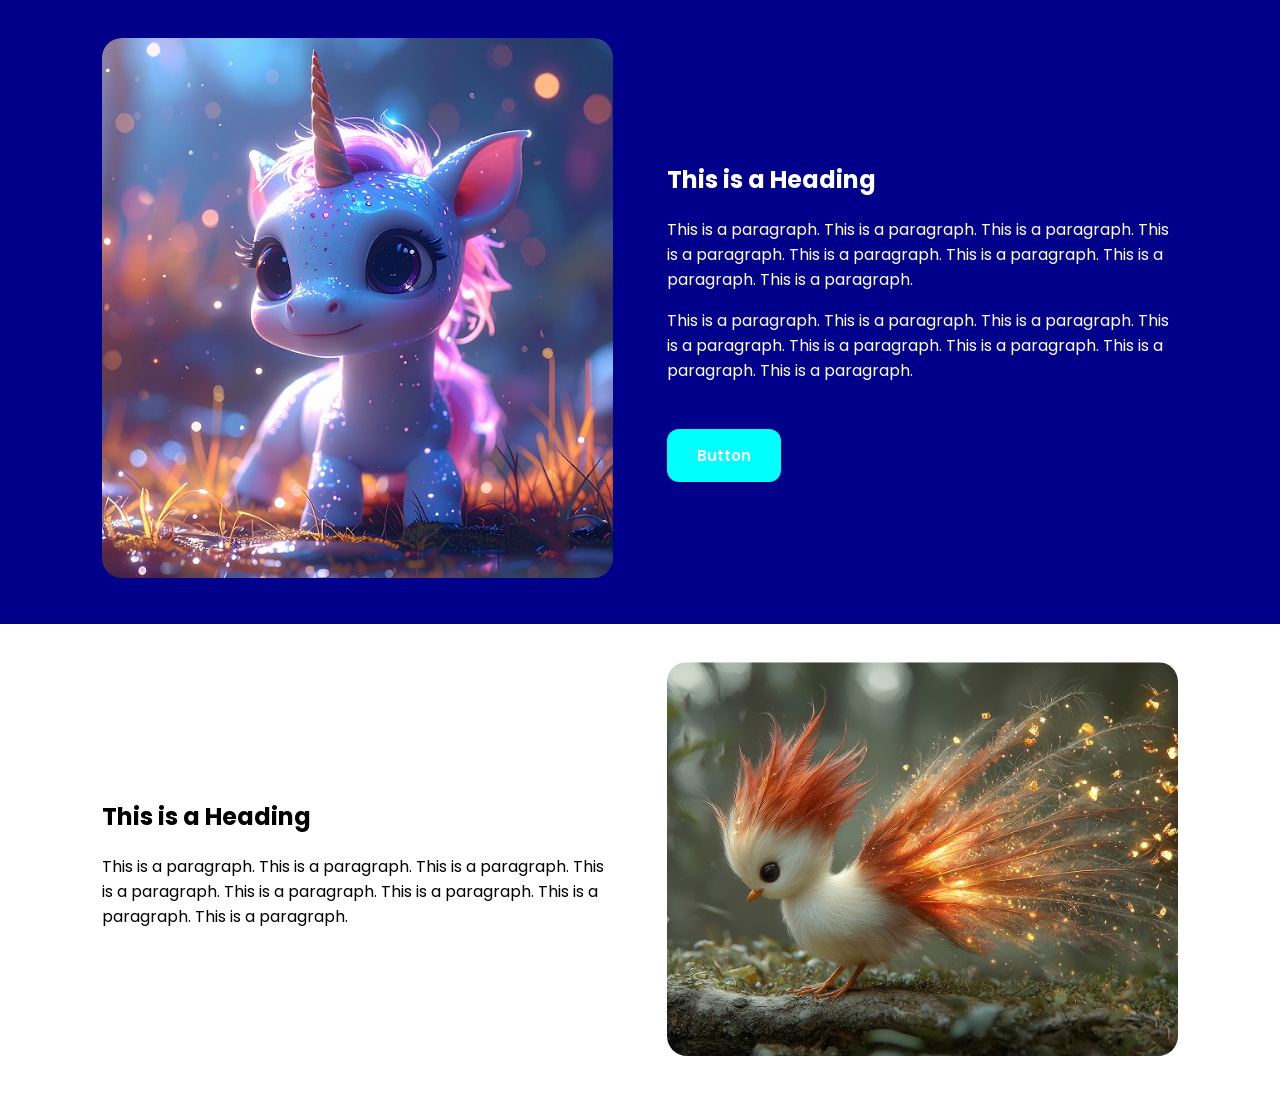
<file: index.html>
<!DOCTYPE html>
<html lang="en">
<head>
    <meta charset="UTF-8">
    <meta http-equiv="X-UA-Compatible" content="IE-edge">
    <meta name="viewport" content="width-device-width, initial-scale-1.0">
    <meta name="keywords" content="template, initial setup, html, css, links, futureUse">
    <meta name="author" content="Michelle van Vuuren 251015">

    <title>HTML Template</title>

    <link rel="preconnect" href="https://fonts.googleapis.com">
    <link rel="preconnect" href="https://fonts.gstatic.com" crossorigin>
    <link href="https://fonts.googleapis.com/css2?family=Montserrat:ital,wght@0,100..900;1,100..900&family=Poppins:ital,wght@0,100;0,200;0,300;0,400;0,500;0,600;0,700;0,800;0,900;1,100;1,200;1,300;1,400;1,500;1,600;1,700;1,800;1,900&display=swap" rel="stylesheet">
    

    <link rel="stylesheet" href="css/main.css">

</head>
<body>

    <section class="blue">
        <div class="flexContainer">
            <div class="flex2Col">
                <img src="assets/img/imageSlider1.png" width="100%">
            </div>
            <div class="flex2Col">
                <h1>This is a Heading</h1>
                <p>This is a paragraph. This is a paragraph. This is a paragraph. This is a paragraph. This is a paragraph. This is a paragraph. This is a paragraph. This is a paragraph. </p>
                <p>This is a paragraph. This is a paragraph. This is a paragraph. This is a paragraph. This is a paragraph. This is a paragraph. This is a paragraph. This is a paragraph. </p>
                <button class="button">Button</button>
            </div>
        </div>
    </section>

    <section>
        <div class="flexContainer">
            <div class="flex2Col">
                <h1>This is a Heading</h1>
                <p>This is a paragraph. This is a paragraph. This is a paragraph. This is a paragraph. This is a paragraph. This is a paragraph. This is a paragraph. This is a paragraph. </p>
            </div>
            <div class="flex2Col">
                <img src="assets/img/homeImg1.png" width="100%">
            </div>
        </div>
    </section>


</body>
</html>
</file>
<file: css/main.css>
body{
    font-family: 'Poppins', sans-serif;
    margin: 0;
}

img{
    border-radius: 20px;
}

.flexContainer{
    display: flex;
    flex-direction: row;
    align-items: center;
    justify-content: center;
    gap: 5%;
    padding: 3% 8%;
}

.flexContainerTop{
    display: flex;
    flex-direction: row;
    align-items: top;
    justify-content: center;
    gap: 5%;
    padding: 3% 8%;
}

.flex2Col{
    width: 50%;
}

.simpleRowFlex{
    display: flex;
    flex-direction: row;
    justify-content: flex-start;
    gap: 4em;
}

.button{
    background-color: aqua;
    padding: 15px 30px;
    border: none;
    border-radius: 12px;
    margin-top: 30px;
    font-family: 'Poppins';
    font-size: 15px;
    font-weight: 600;
    color: white;
}

.blue{
    background-color: darkblue;
    color: white;
}

i{
    color: goldenrod;
}
</file>
